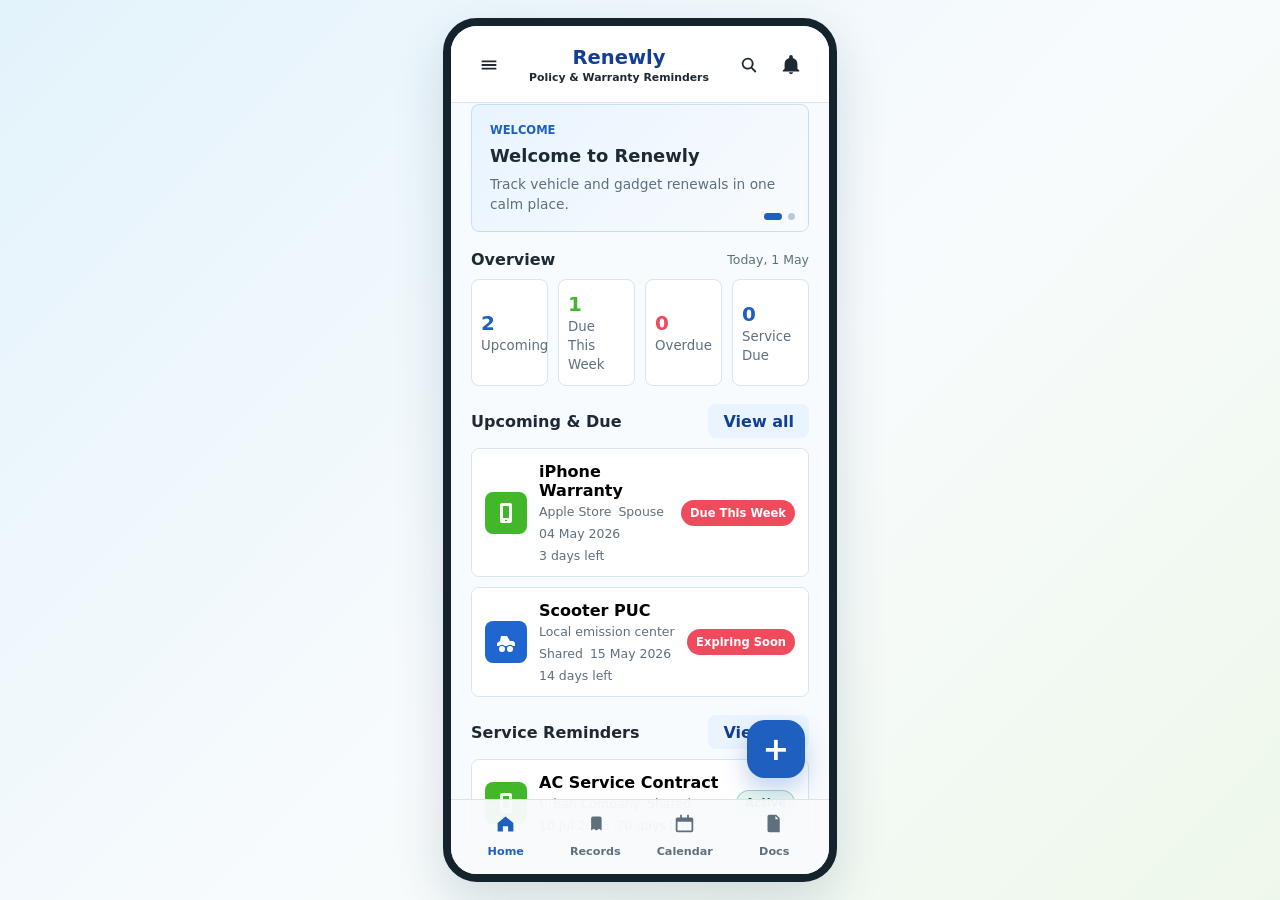
<file: index.html>
<!doctype html>
<html lang="en">
  <head>
    <meta charset="utf-8" />
    <meta name="viewport" content="width=device-width, initial-scale=1" />
    <title>Renewly: Policy & Warranty Reminders</title>
    <link rel="stylesheet" href="styles.css" />
  </head>
  <body>
    <main class="phone-shell" aria-label="Renewly mobile app prototype">
      <section class="app-screen">
        <header class="topbar">
          <button class="header-icon" type="button" data-action="open-settings" aria-label="Open options">
            <svg viewBox="0 0 24 24" aria-hidden="true"><path d="M4 7h16v2H4zm0 4h16v2H4zm0 4h16v2H4z" /></svg>
          </button>
          <div>
            <h1 id="top-title">Renewly</h1>
            <p id="top-subtitle">Policy & Warranty Reminders</p>
          </div>
          <div class="header-actions">
            <button class="header-icon" type="button" data-action="toggle-search" aria-label="Search">
              <svg viewBox="0 0 24 24" aria-hidden="true"><path d="M10.5 4a6.5 6.5 0 0 1 5.14 10.48l4.44 4.44-1.42 1.42-4.44-4.44A6.5 6.5 0 1 1 10.5 4zm0 2a4.5 4.5 0 1 0 0 9 4.5 4.5 0 0 0 0-9z" /></svg>
            </button>
            <button class="header-icon" type="button" data-action="open-notifications" aria-label="Open notifications">
              <svg viewBox="0 0 24 24" aria-hidden="true"><path d="M12 22a2.5 2.5 0 0 0 2.4-2h-4.8A2.5 2.5 0 0 0 12 22zm7-6v-5a7 7 0 0 0-5-6.7V3a2 2 0 0 0-4 0v1.3A7 7 0 0 0 5 11v5l-2 2v1h18v-1z" /></svg>
            </button>
          </div>
        </header>
        <div class="top-search-panel" id="top-search-panel" hidden>
          <label class="search-field">
            <svg viewBox="0 0 24 24" aria-hidden="true"><path d="M10.5 4a6.5 6.5 0 0 1 5.14 10.48l4.44 4.44-1.42 1.42-4.44-4.44A6.5 6.5 0 1 1 10.5 4zm0 2a4.5 4.5 0 1 0 0 9 4.5 4.5 0 0 0 0-9z" /></svg>
            <input id="global-search-input" type="search" placeholder="Search Renewly" />
          </label>
        </div>

        <section class="content active" id="view-home" data-view="home">
          <label class="search-field screen-search">
            <span aria-hidden="true">Search</span>
            <input id="home-search-input" type="search" placeholder="Search home" />
          </label>

          <div class="announcement-carousel" aria-label="Renewly announcements">
            <div class="announcement-track" id="announcement-track">
              <article class="announcement-slide">
                <small>Welcome</small>
                <strong>Welcome to Renewly</strong>
                <span>Track vehicle and gadget renewals in one calm place.</span>
              </article>
              <article class="announcement-slide offer">
                <small>Reminder</small>
                <strong>Keep bills ready</strong>
                <span>Add photos now so renewal time is easier later.</span>
              </article>
            </div>
            <div class="announcement-dots" aria-label="Announcement slides">
              <button class="active" type="button" data-slide-index="0" aria-label="Show welcome slide"></button>
              <button type="button" data-slide-index="1" aria-label="Show reminder slide"></button>
            </div>
          </div>

          <div class="section-heading compact">
            <h2>Overview</h2>
            <small>Today, 1 May</small>
          </div>
          <div class="summary-grid" aria-label="Renewly summary">
            <button type="button" data-summary-filter="upcoming" aria-label="View upcoming records"><span id="summary-upcoming">0</span><small>Upcoming</small></button>
            <button type="button" data-summary-filter="due-week" aria-label="View records due this week"><span id="summary-due-week">0</span><small>Due This Week</small></button>
            <button type="button" data-summary-filter="overdue" aria-label="View overdue records"><span id="summary-overdue">0</span><small>Overdue</small></button>
            <button type="button" data-summary-filter="service" aria-label="View service due records"><span id="summary-service">0</span><small>Service Due</small></button>
          </div>

          <div class="section-heading">
            <h2>Upcoming & Due</h2>
            <button type="button" data-action="show-records">View all</button>
          </div>
          <div class="record-list" id="attention-list"></div>

          <div class="section-heading">
            <h2>Service Reminders</h2>
            <button type="button" data-filter-shortcut="Automobile">View all</button>
          </div>
          <div class="record-list" id="service-list"></div>
        </section>

        <section class="content" id="view-records" data-view="records">
          <div class="toolbar">
            <label class="search-field">
              <span aria-hidden="true">Search</span>
              <input id="search-input" type="search" placeholder="Search records" />
            </label>
            <select id="category-filter" aria-label="Filter records by category">
              <option value="All">All</option>
              <option value="Automobile">Automobiles</option>
              <option value="Electronics">Electronics</option>
            </select>
          </div>
          <div class="record-list" id="record-list"></div>
        </section>

        <section class="content" id="view-calendar" data-view="calendar">
          <label class="search-field screen-search">
            <span aria-hidden="true">Search</span>
            <input id="calendar-search-input" type="search" placeholder="Search calendar" />
          </label>
          <div class="calendar-card">
            <div>
              <p class="eyebrow">May 2026</p>
              <h2>Renewal Calendar</h2>
            </div>
            <div class="calendar-strip" id="calendar-strip"></div>
          </div>
          <div class="section-heading"><h2>Upcoming Timeline</h2></div>
          <div class="timeline" id="timeline-list"></div>
        </section>

        <section class="content" id="view-documents" data-view="documents">
          <label class="search-field screen-search">
            <span aria-hidden="true">Search</span>
            <input id="document-search-input" type="search" placeholder="Search documents" />
          </label>
          <div class="segment-tabs" aria-label="Filter documents">
            <button class="active" type="button" data-document-filter="All">All</button>
            <button type="button" data-document-filter="Automobile">Automobiles</button>
            <button type="button" data-document-filter="Electronics">Electronics</button>
          </div>
          <div class="section-heading">
            <h2>Documents</h2>
            <button type="button" data-action="open-add">Attach new</button>
          </div>
          <div class="document-list" id="document-list"></div>
        </section>

        <section class="content" id="view-settings" data-view="settings">
          <label class="search-field screen-search">
            <span aria-hidden="true">Search</span>
            <input id="settings-search-input" type="search" placeholder="Search settings" />
          </label>
          <div class="settings-group" data-settings-group="reminder defaults 90 days 30 days 7 days 1 day before">
            <h2>Reminder Defaults</h2>
            <label><input type="checkbox" checked data-reminder="90" /> 90 days before</label>
            <label><input type="checkbox" checked data-reminder="30" /> 30 days before</label>
            <label><input type="checkbox" checked data-reminder="7" /> 7 days before</label>
            <label><input type="checkbox" checked data-reminder="1" /> 1 day before</label>
          </div>
          <div class="settings-group" data-settings-group="family labels self spouse child parent shared">
            <h2>Family Labels</h2>
            <div class="chip-row">
              <span>Self</span><span>Spouse</span><span>Child</span><span>Parent</span><span>Shared</span>
            </div>
          </div>
          <div class="settings-group" data-settings-group="privacy backup app lock export reset demo data local first">
            <h2>Privacy & Backup</h2>
            <label><input type="checkbox" id="app-lock-toggle" /> App lock</label>
            <button class="settings-button secondary" type="button" data-action="open-privacy">Privacy policy</button>
            <button class="settings-button" type="button" data-action="export-data">Backup now</button>
            <button class="settings-button muted" type="button" data-action="reset-demo">Reset demo data</button>
            <p class="settings-note" id="settings-note">Local-first data is stored in this browser.</p>
          </div>
          <div class="settings-group" data-settings-group="notifications reminder alerts permission android local notifications">
            <h2>Notification Readiness</h2>
            <label><input type="checkbox" id="notification-ready-toggle" /> Prepare reminder alerts</label>
            <p class="settings-note" id="notification-note">In the Android app, this asks for notification permission and schedules renewal reminders.</p>
          </div>
          <div class="settings-group" data-settings-group="ocr future bill policy warranty card scan">
            <h2>Future OCR</h2>
            <p class="settings-note">OCR is intentionally outside this MVP. For now, attach photos manually and keep records simple.</p>
          </div>
        </section>

        <button class="fab" type="button" data-action="open-add" aria-label="Add record">+</button>

        <nav class="bottom-nav" aria-label="Primary navigation">
          <button class="active" type="button" data-nav="home" aria-label="Home">
            <svg viewBox="0 0 24 24" aria-hidden="true"><path d="M3 11.5 12 4l9 7.5V21h-6v-6H9v6H3z" /></svg>
            <span>Home</span>
          </button>
          <button type="button" data-nav="records" aria-label="Records">
            <svg viewBox="0 0 24 24" aria-hidden="true"><path d="M7 4h10a2 2 0 0 1 2 2v14l-3-2-3 2-3-2-3 2V6a2 2 0 0 1 2-2zm2 5h6v2H9zm0 4h6v2H9z" /></svg>
            <span>Records</span>
          </button>
          <button type="button" data-nav="calendar" aria-label="Calendar">
            <svg viewBox="0 0 24 24" aria-hidden="true"><path d="M7 2h2v3h6V2h2v3h3a2 2 0 0 1 2 2v13a2 2 0 0 1-2 2H4a2 2 0 0 1-2-2V7a2 2 0 0 1 2-2h3zm13 8H4v10h16z" /></svg>
            <span>Calendar</span>
          </button>
          <button type="button" data-nav="documents" aria-label="Documents">
            <svg viewBox="0 0 24 24" aria-hidden="true"><path d="M6 2h8l4 4v16H6a2 2 0 0 1-2-2V4a2 2 0 0 1 2-2zm7 1.5V7h3.5zM8 12h8v2H8zm0 4h8v2H8z" /></svg>
            <span>Docs</span>
          </button>
        </nav>
      </section>
    </main>

    <dialog class="record-dialog" id="record-dialog">
      <form id="record-form" method="dialog">
        <div class="dialog-header">
          <div>
            <p class="eyebrow" id="record-form-mode">New reminder</p>
            <h2 id="record-form-title">Add Record</h2>
          </div>
          <button class="icon-button" type="button" data-action="close-add" aria-label="Close">X</button>
        </div>

        <label>Category
          <select name="category" required>
            <option value="Automobile">Automobile</option>
            <option value="Electronics">Electronics</option>
          </select>
        </label>
        <label>Item name
          <input name="title" required placeholder="Car insurance, iPhone warranty" />
        </label>
        <div class="two-column">
          <label>Type
            <select name="type" required>
              <option>Insurance</option><option>Warranty</option><option>Service</option><option>PUC</option><option>AMC</option>
            </select>
          </label>
          <label>Full name
            <input name="owner" required placeholder="Name as per policy or bill" />
          </label>
        </div>
        <div class="two-column">
          <label>Start date
            <input name="startDate" type="date" required />
          </label>
          <label>Expiry date
            <input name="expiryDate" type="date" required />
          </label>
        </div>
        <label>Provider or seller
          <input name="provider" placeholder="ICICI Lombard, Croma, Apple" />
        </label>
        <div class="two-column">
          <label>Policy / serial no.
            <input name="referenceNumber" placeholder="Policy no., IMEI, serial no." />
          </label>
          <label>Amount / premium
            <input name="amount" inputmode="decimal" placeholder="Example: 12450" />
          </label>
        </div>
        <label>Coverage / value
          <input name="coverageValue" placeholder="IDV, covered value, warranty value" />
        </label>
        <div class="category-fields automobile-fields" data-category-fields="Automobile">
          <div class="two-column">
            <label>Registration no.
              <input name="vehicleNumber" placeholder="MH01AB1234" />
            </label>
            <label>Odometer / service km
              <input name="odometer" inputmode="numeric" placeholder="Example: 45000" />
            </label>
          </div>
        </div>
        <div class="category-fields electronics-fields" data-category-fields="Electronics">
          <div class="two-column">
            <label>Purchase store
              <input name="purchaseStore" placeholder="Croma, Amazon, Apple" />
            </label>
            <label>Warranty type
              <input name="warrantyType" placeholder="Brand, extended, AMC" />
            </label>
          </div>
        </div>
        <label>Document name
          <input name="documentName" placeholder="Bill photo, policy PDF, warranty card" />
        </label>
        <label>Attach photo or file
          <input name="documentFile" type="file" accept="image/*,.pdf" />
        </label>
        <label>Notes
          <textarea name="notes" rows="3" placeholder="Policy number, serial number, service center info"></textarea>
        </label>

        <div class="dialog-actions">
          <button class="ghost-button" type="button" data-action="close-add">Cancel</button>
          <button class="primary-button" type="submit">Save record</button>
        </div>
      </form>
    </dialog>

    <dialog class="record-dialog" id="renewal-dialog">
      <form id="renewal-form" method="dialog">
        <div class="dialog-header">
          <div>
            <p class="eyebrow">Linked renewal</p>
            <h2>Renew Record</h2>
          </div>
          <button class="icon-button" type="button" data-action="close-renewal" aria-label="Close">X</button>
        </div>

        <label>New provider or seller
          <input name="provider" placeholder="Renewal provider" />
        </label>
        <div class="two-column">
          <label>Renewal date
            <input name="renewalDate" type="date" required />
          </label>
          <label>New expiry date
            <input name="expiryDate" type="date" required />
          </label>
        </div>
        <label>Amount paid
          <input name="amount" inputmode="decimal" placeholder="Example: 14500" />
        </label>
        <label>New bill or policy document name
          <input name="documentName" placeholder="Renewal bill, policy PDF, invoice" />
        </label>
        <label>Attach new photo or file
          <input name="documentFile" type="file" accept="image/*,.pdf" />
        </label>
        <label>Renewal notes
          <textarea name="notes" rows="3" placeholder="Coverage changes, plan details, policy number"></textarea>
        </label>

        <div class="dialog-actions">
          <button class="ghost-button" type="button" data-action="close-renewal">Cancel</button>
          <button class="primary-button" type="submit">Save renewal</button>
        </div>
      </form>
    </dialog>

    <dialog class="record-dialog" id="document-dialog">
      <div class="dialog-header">
        <div>
          <p class="eyebrow" id="document-dialog-category">Document</p>
          <h2 id="document-dialog-title">Document Details</h2>
        </div>
        <button class="icon-button" type="button" data-action="close-document" aria-label="Close">X</button>
      </div>
      <div class="document-detail" id="document-detail"></div>
      <div class="dialog-actions">
        <button class="ghost-button" type="button" data-action="close-document">Close</button>
      </div>
    </dialog>

    <dialog class="record-dialog" id="notification-dialog">
      <div class="dialog-header">
        <div>
          <p class="eyebrow">Reminders</p>
          <h2>Upcoming Notifications</h2>
        </div>
        <button class="icon-button" type="button" data-action="close-notifications" aria-label="Close">X</button>
      </div>
      <div class="notification-list" id="notification-list"></div>
      <div class="dialog-actions">
        <button class="ghost-button" type="button" data-action="close-notifications">Close</button>
      </div>
    </dialog>

    <script src="app.js"></script>
  </body>
</html>
</file>
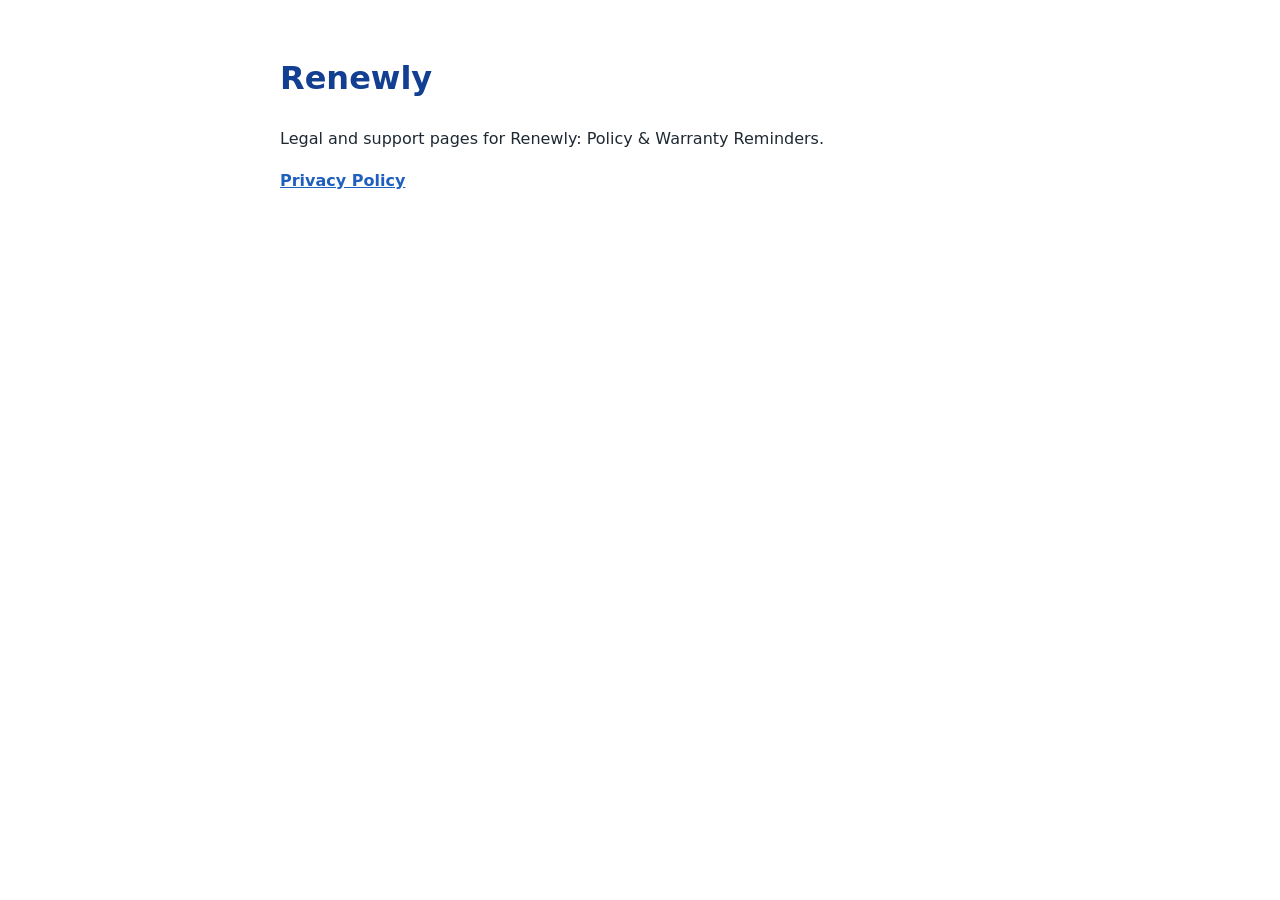
<file: docs/index.html>
<!doctype html>
<html lang="en">
  <head>
    <meta charset="utf-8" />
    <meta name="viewport" content="width=device-width, initial-scale=1" />
    <title>Renewly Legal</title>
    <style>
      body {
        max-width: 720px;
        margin: 0 auto;
        padding: 32px 18px;
        color: #1f2933;
        font-family: system-ui, -apple-system, BlinkMacSystemFont, "Segoe UI", sans-serif;
        line-height: 1.6;
      }

      h1 {
        color: #123f91;
      }

      a {
        color: #1f5fbf;
        font-weight: 700;
      }
    </style>
  </head>
  <body>
    <h1>Renewly</h1>
    <p>Legal and support pages for Renewly: Policy & Warranty Reminders.</p>
    <p><a href="privacy-policy.html">Privacy Policy</a></p>
  </body>
</html>
</file>
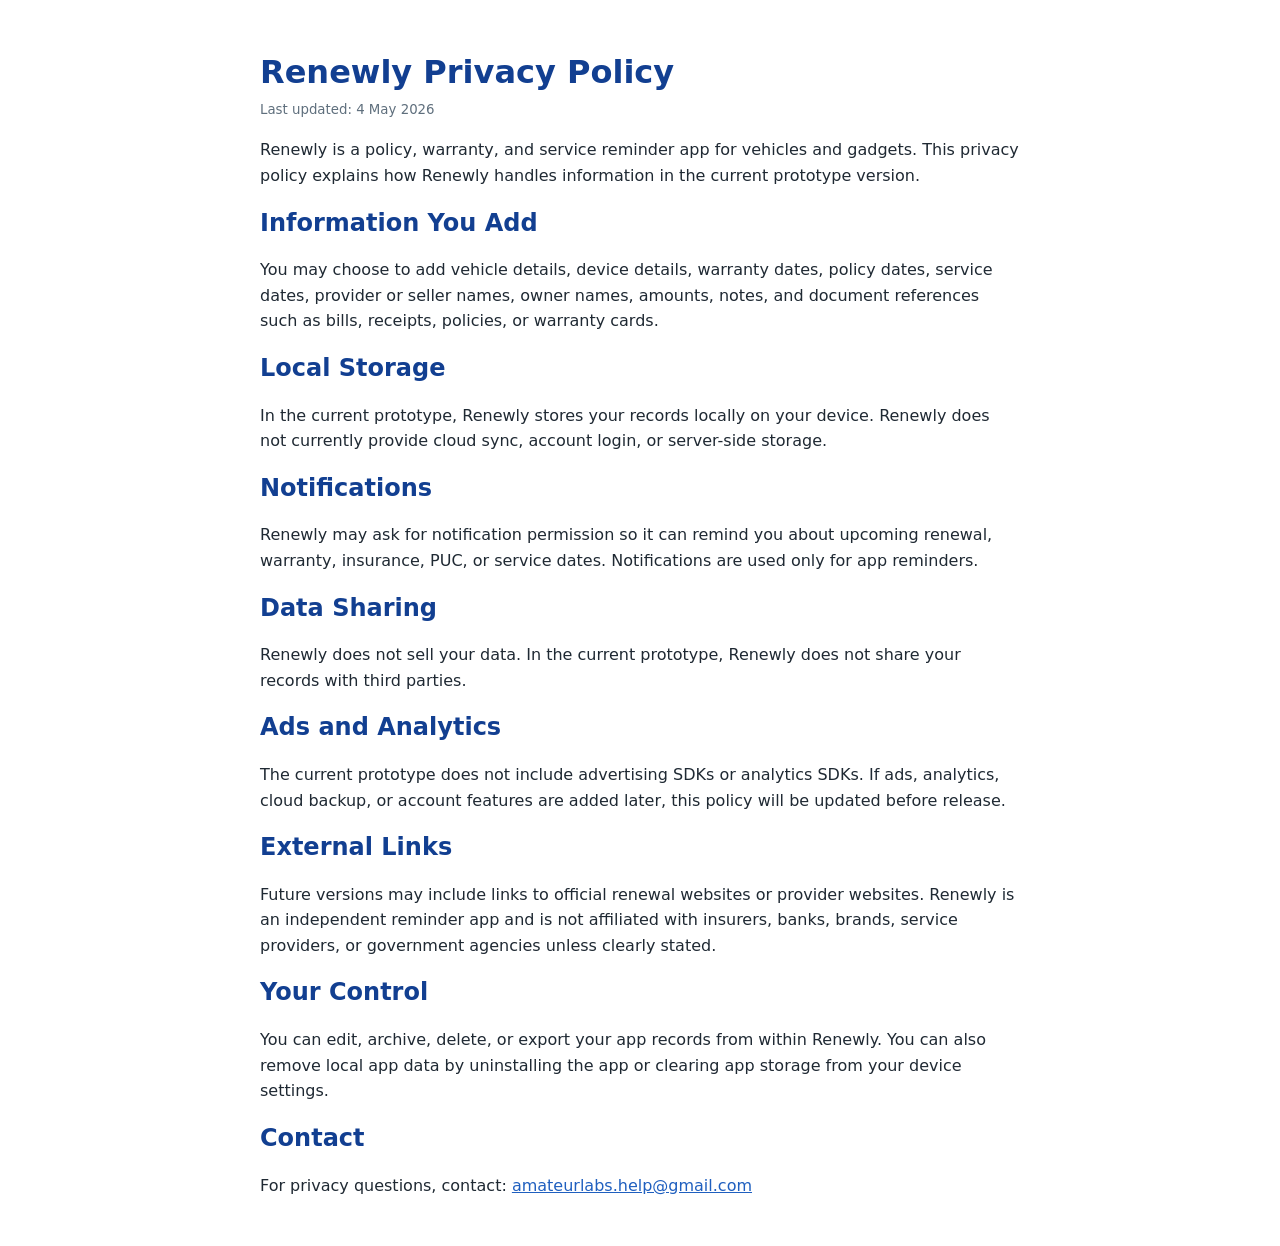
<file: privacy-policy.html>
<!doctype html>
<html lang="en">
  <head>
    <meta charset="utf-8" />
    <meta name="viewport" content="width=device-width, initial-scale=1" />
    <title>Renewly Privacy Policy</title>
    <style>
      body {
        max-width: 760px;
        margin: 0 auto;
        padding: 32px 18px;
        color: #1f2933;
        font-family: system-ui, -apple-system, BlinkMacSystemFont, "Segoe UI", sans-serif;
        line-height: 1.6;
      }

      h1,
      h2 {
        color: #123f91;
        line-height: 1.2;
      }

      h1 {
        margin-bottom: 4px;
      }

      small {
        color: #5f6f7d;
      }

      a {
        color: #1f5fbf;
      }
    </style>
  </head>
  <body>
    <h1>Renewly Privacy Policy</h1>
    <small>Last updated: 4 May 2026</small>

    <p>
      Renewly is a policy, warranty, and service reminder app for vehicles and gadgets. This privacy
      policy explains how Renewly handles information in the current prototype version.
    </p>

    <h2>Information You Add</h2>
    <p>
      You may choose to add vehicle details, device details, warranty dates, policy dates, service dates,
      provider or seller names, owner names, amounts, notes, and document references such as bills,
      receipts, policies, or warranty cards.
    </p>

    <h2>Local Storage</h2>
    <p>
      In the current prototype, Renewly stores your records locally on your device. Renewly does not
      currently provide cloud sync, account login, or server-side storage.
    </p>

    <h2>Notifications</h2>
    <p>
      Renewly may ask for notification permission so it can remind you about upcoming renewal, warranty,
      insurance, PUC, or service dates. Notifications are used only for app reminders.
    </p>

    <h2>Data Sharing</h2>
    <p>
      Renewly does not sell your data. In the current prototype, Renewly does not share your records with
      third parties.
    </p>

    <h2>Ads and Analytics</h2>
    <p>
      The current prototype does not include advertising SDKs or analytics SDKs. If ads, analytics,
      cloud backup, or account features are added later, this policy will be updated before release.
    </p>

    <h2>External Links</h2>
    <p>
      Future versions may include links to official renewal websites or provider websites. Renewly is an
      independent reminder app and is not affiliated with insurers, banks, brands, service providers, or
      government agencies unless clearly stated.
    </p>

    <h2>Your Control</h2>
    <p>
      You can edit, archive, delete, or export your app records from within Renewly. You can also remove
      local app data by uninstalling the app or clearing app storage from your device settings.
    </p>

    <h2>Contact</h2>
    <p>
      For privacy questions, contact: <a href="mailto:amateurlabs.help@gmail.com">amateurlabs.help@gmail.com</a>
    </p>
  </body>
</html>
</file>
<file: styles.css>
:root {
  --bg: #eef7fb;
  --surface: #f8fbfd;
  --panel: #ffffff;
  --ink: #1f2933;
  --muted: #5f6f7d;
  --line: #d8e5ef;
  --brand: #1f5fbf;
  --brand-dark: #123f91;
  --brand-soft: #eaf4ff;
  --marine: #0f5f7a;
  --fresh: #43b72a;
  --fresh-soft: #e9f8e6;
  --auto: #1f66d1;
  --electronics: #43b72a;
  --danger: #ef4b5d;
  --warn: #d47708;
  --ok: #168764;
  --dark: #26313b;
  --shadow: 0 20px 50px rgba(24, 63, 94, 0.16);
}

* {
  box-sizing: border-box;
}

body {
  min-height: 100vh;
  margin: 0;
  overflow-x: hidden;
  display: grid;
  place-items: center;
  background: linear-gradient(135deg, #e3f3fb 0%, #f8fbfd 54%, #eef8ea 100%);
  color: var(--ink);
  font-family: Inter, system-ui, -apple-system, BlinkMacSystemFont, "Segoe UI", sans-serif;
  font-family: system-ui, -apple-system, BlinkMacSystemFont, "Segoe UI", sans-serif;
}

button,
input,
select,
textarea {
  font: inherit;
}

button {
  cursor: pointer;
}

.phone-shell {
  width: min(100vw, 430px);
  min-height: 100vh;
  padding: 18px;
}

.app-screen {
  position: relative;
  display: flex;
  flex-direction: column;
  height: calc(100vh - 36px);
  min-height: 720px;
  overflow: hidden;
  border: 8px solid #15232c;
  border-radius: 34px;
  background: var(--surface);
  box-shadow: var(--shadow);
}

.topbar {
  display: flex;
  align-items: center;
  justify-content: space-between;
  gap: 16px;
  padding: 20px 20px 18px;
  background: var(--panel);
  box-shadow: 0 1px 0 rgba(216, 229, 239, 0.8);
}

.topbar > div:not(.header-actions) {
  min-width: 0;
  text-align: center;
}

#top-title {
  color: var(--brand-dark);
  font-size: 1.22rem;
}

#top-subtitle {
  margin: 2px 0 0;
  color: var(--ink);
  font-size: 0.68rem;
  font-weight: 700;
}

.eyebrow {
  margin: 0 0 4px;
  color: var(--brand);
  font-size: 0.75rem;
  font-weight: 800;
  text-transform: uppercase;
  letter-spacing: 0;
}

h1,
h2,
p {
  margin-top: 0;
}

h1 {
  margin-bottom: 0;
  font-size: 1.3rem;
  line-height: 1.18;
}

h2 {
  margin-bottom: 0;
  font-size: 1rem;
}

.icon-button {
  display: grid;
  width: 42px;
  height: 42px;
  place-items: center;
  border: 1px solid var(--line);
  border-radius: 8px;
  background: var(--panel);
  color: var(--ink);
  font-size: 0.75rem;
  font-weight: 800;
}

.header-actions {
  display: flex;
  align-items: center;
  gap: 6px;
}

.header-icon {
  display: grid;
  width: 36px;
  height: 36px;
  place-items: center;
  border: 0;
  border-radius: 8px;
  background: transparent;
  color: var(--ink);
}

.header-icon svg {
  width: 22px;
  height: 22px;
  fill: currentColor;
}

.top-search-panel {
  padding: 0 20px 12px;
  background: var(--panel);
}

.top-search-panel[hidden] {
  display: none;
}

.top-search-panel .search-field {
  min-height: 42px;
  background: #f4f8fb;
}

.top-search-panel svg,
.search-field svg {
  width: 18px;
  height: 18px;
  flex: 0 0 auto;
  fill: var(--brand);
}

.dialog-actions {
  display: flex;
  gap: 10px;
}

.primary-button,
.ghost-button,
.section-heading button {
  min-height: 42px;
  border: 0;
  border-radius: 8px;
  padding: 0 14px;
  font-weight: 800;
}

.primary-button {
  background: var(--brand);
  color: white;
}

.ghost-button,
.section-heading button {
  background: #eef5f4;
  color: var(--ink);
  border: 1px solid transparent;
}

.content {
  display: none;
  flex: 1 1 auto;
  min-height: 0;
  overflow-y: auto;
  padding: 0 20px 118px;
}

.content.active {
  display: block;
}

.search-field.screen-search {
  display: none;
}

.announcement-carousel {
  position: relative;
  margin: 2px 0 18px;
  overflow: hidden;
  border-radius: 8px;
}

.announcement-track {
  display: flex;
  overflow-x: auto;
  scroll-snap-type: x mandatory;
  scroll-behavior: smooth;
  scrollbar-width: none;
}

.announcement-track::-webkit-scrollbar {
  display: none;
}

.announcement-slide {
  flex: 0 0 100%;
  min-height: 126px;
  scroll-snap-align: start;
  border: 1px solid rgba(31, 95, 191, 0.18);
  border-radius: 8px;
  padding: 18px;
  background: linear-gradient(135deg, #e9f4ff 0%, #f8fbfd 100%);
  color: var(--ink);
}

.announcement-slide.offer {
  background: linear-gradient(135deg, #edf9e8 0%, #f8fbfd 100%);
  border-color: rgba(67, 183, 42, 0.22);
}

.announcement-slide small {
  display: block;
  margin-bottom: 8px;
  color: var(--brand);
  font-size: 0.72rem;
  font-weight: 900;
  text-transform: uppercase;
}

.announcement-slide strong {
  display: block;
  margin-bottom: 8px;
  font-size: 1.12rem;
}

.announcement-slide span {
  color: var(--muted);
  font-size: 0.86rem;
  line-height: 1.35;
}

.announcement-dots {
  position: absolute;
  right: 14px;
  bottom: 12px;
  display: flex;
  gap: 6px;
}

.announcement-dots button {
  width: 7px;
  height: 7px;
  border: 0;
  border-radius: 999px;
  padding: 0;
  background: #b8c9d8;
}

.announcement-dots .active {
  width: 18px;
  background: var(--brand);
}

.section-heading.compact {
  margin-top: 0;
}

.section-heading small {
  color: var(--muted);
  font-size: 0.78rem;
}

.summary-grid {
  display: grid;
  grid-template-columns: repeat(4, 1fr);
  gap: 10px;
  margin-bottom: 18px;
}

.summary-grid button {
  min-width: 0;
  min-height: 74px;
  padding: 12px 9px;
  border: 1px solid var(--line);
  border-radius: 8px;
  background: var(--panel);
  color: var(--ink);
  text-align: left;
}

.summary-grid button:active {
  transform: translateY(1px);
}

.summary-grid button:nth-child(1) span,
.summary-grid button:nth-child(4) span {
  color: var(--brand);
}

.summary-grid button:nth-child(2) span {
  color: var(--fresh);
}

.summary-grid button:nth-child(3) span {
  color: var(--danger);
}

.summary-grid span {
  display: block;
  font-size: 1.25rem;
  font-weight: 800;
}

.summary-grid small,
.record-meta,
.document-card small,
.category-tile small,
.timeline small {
  color: var(--muted);
}

.section-heading {
  display: flex;
  align-items: center;
  justify-content: space-between;
  gap: 12px;
  margin: 18px 0 10px;
}

.section-heading button {
  min-height: 34px;
  background: var(--brand-soft);
  color: var(--brand-dark);
  border-color: transparent;
}

.record-list,
.document-list,
.timeline {
  display: grid;
  gap: 10px;
}

.record-wrap,
.record-card,
.document-card,
.settings-group,
.calendar-card {
  border: 1px solid var(--line);
  border-radius: 8px;
  background: var(--panel);
}

.record-wrap {
  overflow: hidden;
}

.record-wrap.expanded {
  border-color: rgba(22, 135, 100, 0.45);
  box-shadow: 0 10px 24px rgba(15, 60, 75, 0.08);
}

.record-card {
  display: grid;
  grid-template-columns: auto 1fr auto;
  align-items: center;
  gap: 12px;
  padding: 13px;
  width: 100%;
  border: 0;
  border-radius: 0;
  text-align: left;
}

.record-icon {
  display: grid;
  width: 42px;
  height: 42px;
  place-items: center;
  border-radius: 8px;
  color: white;
}

.record-icon svg {
  width: 24px;
  height: 24px;
  fill: currentColor;
}

.record-icon.auto {
  background: var(--auto);
}

.record-icon.electronics {
  background: var(--electronics);
}

.record-card strong {
  display: block;
  margin-bottom: 4px;
}

.record-meta {
  display: flex;
  flex-wrap: wrap;
  gap: 7px;
  font-size: 0.78rem;
}

.status {
  border-radius: 999px;
  padding: 5px 8px;
  color: white;
  font-size: 0.72rem;
  font-weight: 800;
  white-space: nowrap;
}

.status.active {
  border: 1px solid rgba(22, 135, 100, 0.32);
  background: #e8f6ef;
  color: #0b7550;
}

.status.soon,
.status.service {
  border: 1px solid rgba(239, 75, 93, 0.32);
  background: var(--danger);
  color: white;
}

.status.expired {
  border: 1px solid rgba(239, 75, 93, 0.32);
  background: #fff0f2;
  color: #c92f40;
}

.status.archived {
  background: #667085;
}

.inline-detail {
  display: grid;
  gap: 12px;
  border-top: 1px solid var(--line);
  padding: 13px;
  background: #f8fbfa;
}

.detail-grid {
  display: grid;
  grid-template-columns: 1fr 1fr;
  gap: 8px;
}

.detail-grid div {
  min-width: 0;
  border-radius: 8px;
  padding: 10px;
  background: #eef5f4;
}

.detail-grid .wide {
  grid-column: 1 / -1;
}

.detail-grid span {
  display: block;
  margin-bottom: 3px;
  color: var(--muted);
  font-size: 0.68rem;
  font-weight: 900;
  text-transform: uppercase;
}

.detail-grid strong {
  display: block;
  overflow-wrap: anywhere;
  font-size: 0.82rem;
}

.inline-actions {
  display: grid;
  grid-template-columns: repeat(2, minmax(0, 1fr));
  gap: 8px;
}

.inline-actions button {
  min-height: 40px;
  border: 0;
  border-radius: 8px;
  background: #e9f1f3;
  color: var(--ink);
  font-weight: 900;
}

.inline-actions .primary-inline {
  grid-column: 1 / -1;
  background: var(--brand);
  color: white;
}

.comparison-note {
  border-radius: 8px;
  padding: 11px;
  background: #eef5f4;
  color: var(--muted);
  font-size: 0.82rem;
  font-weight: 700;
}

.renewal-history {
  display: grid;
  gap: 8px;
}

.renewal-history > strong {
  font-size: 0.86rem;
}

.renewal-history article {
  display: grid;
  gap: 3px;
  border-radius: 8px;
  padding: 10px;
  background: #eef5f4;
}

.renewal-history span,
.renewal-history small {
  color: var(--muted);
  font-size: 0.76rem;
}

.category-grid {
  display: grid;
  grid-template-columns: repeat(2, 1fr);
  gap: 10px;
}

.category-tile {
  min-height: 118px;
  border: 1px solid var(--line);
  border-radius: 8px;
  padding: 14px;
  background: var(--panel);
  color: var(--ink);
  text-align: left;
}

.category-tile span {
  display: block;
  margin-bottom: 12px;
  font-size: 0.82rem;
  font-weight: 900;
}

.category-tile strong,
.category-tile small {
  display: block;
}

.toolbar {
  display: grid;
  grid-template-columns: 1fr;
  gap: 10px;
  margin-bottom: 14px;
}

.toolbar .search-field {
  display: none;
}

.segment-tabs {
  display: grid;
  grid-template-columns: repeat(3, 1fr);
  gap: 0;
  margin-bottom: 14px;
  border-bottom: 1px solid var(--line);
}

.segment-tabs button {
  min-height: 44px;
  border: 0;
  border-bottom: 2px solid transparent;
  background: transparent;
  color: var(--muted);
  font-size: 0.8rem;
  font-weight: 800;
}

.segment-tabs .active {
  border-bottom-color: var(--brand);
  color: var(--brand-dark);
}

.search-field {
  display: flex;
  align-items: center;
  gap: 8px;
  min-width: 0;
  border: 1px solid var(--line);
  border-radius: 8px;
  padding: 0 12px;
  background: var(--panel);
}

.search-field input,
.toolbar select,
.record-dialog input,
.record-dialog select,
.record-dialog textarea {
  width: 100%;
  min-height: 42px;
  border: 1px solid var(--line);
  border-radius: 8px;
  padding: 0 12px;
  background: white;
  color: var(--ink);
}

.search-field input {
  border: 0;
  padding: 0;
  outline: 0;
}

.search-field span {
  color: var(--muted);
  font-size: 0.75rem;
  font-weight: 800;
}

.calendar-card {
  padding: 16px;
}

.calendar-strip {
  display: grid;
  grid-template-columns: repeat(7, 1fr);
  gap: 5px;
  margin-top: 14px;
}

.calendar-strip span {
  display: grid;
  min-height: 34px;
  place-items: center;
  border-radius: 8px;
  background: #eef5f4;
  color: var(--muted);
  font-weight: 800;
}

.calendar-strip .marked {
  background: var(--brand-soft);
  color: var(--brand-dark);
}

.timeline-item {
  display: grid;
  grid-template-columns: 56px 1fr;
  gap: 12px;
  width: 100%;
  padding: 13px;
  border: 1px solid var(--line);
  border-radius: 8px;
  background: var(--panel);
  color: var(--ink);
  text-align: left;
}

.timeline-date {
  display: grid;
  min-height: 48px;
  place-items: center;
  border-radius: 8px;
  background: #eef5f4;
  font-weight: 800;
}

.document-card {
  width: 100%;
  padding: 14px;
  text-align: left;
}

.document-card strong,
.document-card small {
  display: block;
}

.document-detail {
  display: grid;
  gap: 12px;
  padding: 18px;
  min-height: 0;
  overflow-y: auto;
}

.document-group {
  overflow: hidden;
  border: 1px solid var(--line);
  border-radius: 8px;
  background: var(--panel);
}

.document-group + .document-group {
  margin-top: 12px;
}

.document-group-header {
  display: grid;
  grid-template-columns: auto 1fr auto;
  align-items: center;
  gap: 12px;
  padding: 14px;
  border-bottom: 1px solid var(--line);
}

.document-group-header strong,
.document-group-header small {
  display: block;
}

.document-group-header small {
  color: var(--muted);
  font-size: 0.78rem;
}

.document-group-header > span:last-child {
  color: var(--ink);
  font-size: 1rem;
  font-weight: 900;
}

.document-row {
  display: grid;
  grid-template-columns: 54px 1fr auto;
  align-items: center;
  gap: 12px;
  width: 100%;
  min-height: 76px;
  border: 0;
  border-bottom: 1px solid var(--line);
  padding: 10px 14px;
  background: var(--panel);
  color: var(--ink);
  text-align: left;
}

.document-row:last-child {
  border-bottom: 0;
}

.document-row strong,
.document-row small {
  display: block;
}

.document-row small {
  color: var(--muted);
  font-size: 0.78rem;
  line-height: 1.35;
}

.document-row > span:last-child {
  color: var(--muted);
  font-weight: 900;
}

.doc-thumb {
  display: grid;
  width: 54px;
  height: 54px;
  place-items: center;
  overflow: hidden;
  border: 1px solid var(--line);
  border-radius: 8px;
  background: #f4f8fb;
  color: var(--danger);
  font-size: 0.72rem;
  font-weight: 900;
}

.doc-thumb img {
  width: 100%;
  height: 100%;
  object-fit: cover;
}

.document-preview {
  display: grid;
  gap: 8px;
  place-items: center;
  min-height: 156px;
  border: 1px dashed #abc0c7;
  border-radius: 8px;
  padding: 18px;
  background: #f3f8f7;
  text-align: center;
}

.document-preview span {
  display: grid;
  width: 58px;
  height: 58px;
  place-items: center;
  border-radius: 8px;
  background: var(--brand);
  color: white;
  font-weight: 900;
}

.document-preview img {
  display: block;
  width: 100%;
  max-height: 260px;
  object-fit: contain;
  border-radius: 8px;
  background: white;
}

.document-preview small {
  color: var(--muted);
  line-height: 1.4;
}

.notification-list {
  display: grid;
  gap: 10px;
  padding: 18px;
}

.notification-item {
  display: grid;
  grid-template-columns: auto 1fr auto;
  align-items: center;
  gap: 12px;
  width: 100%;
  border: 1px solid var(--line);
  border-radius: 8px;
  padding: 12px;
  background: var(--panel);
  color: var(--ink);
  text-align: left;
}

.notification-item strong,
.notification-item small {
  display: block;
}

.notification-item small {
  color: var(--muted);
  font-size: 0.76rem;
  line-height: 1.35;
}

.settings-group {
  display: grid;
  gap: 12px;
  margin-bottom: 12px;
  padding: 16px;
}

.settings-group label {
  display: flex;
  align-items: center;
  gap: 10px;
}

.settings-button {
  min-height: 42px;
  border: 0;
  border-radius: 8px;
  background: var(--brand);
  color: white;
  font-weight: 800;
}

.settings-button.muted {
  background: #e9f1f3;
  color: var(--ink);
}

.settings-button.secondary {
  background: var(--brand-soft);
  color: var(--brand-dark);
}

.settings-note {
  margin-bottom: 0;
  color: var(--muted);
  font-size: 0.82rem;
  line-height: 1.4;
}

.category-fields[hidden] {
  display: none;
}

.chip-row {
  display: flex;
  flex-wrap: wrap;
  gap: 8px;
}

.chip-row span {
  border-radius: 999px;
  padding: 7px 10px;
  background: var(--brand-soft);
  color: var(--brand-dark);
  font-size: 0.82rem;
  font-weight: 800;
}

.fab {
  position: absolute;
  right: 24px;
  bottom: 96px;
  display: grid;
  width: 58px;
  height: 58px;
  place-items: center;
  border: 0;
  border-radius: 18px;
  background: var(--brand);
  color: white;
  box-shadow: 0 12px 24px rgba(31, 95, 191, 0.28);
  font-size: 2rem;
  font-weight: 600;
}

.bottom-nav {
  position: absolute;
  inset-inline: 0;
  bottom: 0;
  display: grid;
  grid-template-columns: repeat(4, 1fr);
  gap: 4px;
  border-top: 1px solid var(--line);
  padding: 8px 12px 12px;
  background: rgba(248, 250, 251, 0.96);
}

.bottom-nav button {
  display: grid;
  gap: 4px;
  min-height: 54px;
  place-items: center;
  border: 0;
  border-radius: 8px;
  background: transparent;
  color: var(--muted);
  font-size: 0.72rem;
  font-weight: 800;
}

.bottom-nav svg {
  width: 21px;
  height: 21px;
  fill: currentColor;
}

.bottom-nav span {
  font-size: 0.7rem;
  font-weight: 900;
}

.bottom-nav .active {
  background: transparent;
  color: var(--brand);
}

.record-dialog {
  width: min(92vw, 390px);
  max-height: calc(100dvh - 28px);
  border: 0;
  border-radius: 16px;
  padding: 0;
  background: var(--panel);
  color: var(--ink);
  box-shadow: var(--shadow);
  overflow-y: auto;
  overscroll-behavior: contain;
}

#document-dialog[open],
#notification-dialog[open] {
  display: flex;
  flex-direction: column;
  overflow: hidden;
}

.record-dialog::backdrop {
  background: rgba(14, 24, 34, 0.48);
}

.record-dialog form {
  display: grid;
  gap: 14px;
}

.record-dialog form {
  padding: 18px;
}

.dialog-header {
  display: flex;
  align-items: flex-start;
  justify-content: space-between;
  gap: 12px;
}

.record-dialog > .dialog-header {
  padding: 18px 18px 0;
}

.record-dialog label {
  display: grid;
  gap: 6px;
  color: var(--muted);
  font-size: 0.82rem;
  font-weight: 800;
}

.record-dialog textarea {
  min-height: 82px;
  padding-block: 10px;
  resize: vertical;
}

.two-column {
  display: grid;
  grid-template-columns: 1fr 1fr;
  gap: 10px;
}

.dialog-actions {
  justify-content: flex-end;
}

.dialog-actions.wrap {
  flex-wrap: wrap;
  justify-content: stretch;
}

.dialog-actions.wrap button {
  flex: 1 1 auto;
}

.dialog-actions .ghost-button {
  background: #eef5f4;
  color: var(--ink);
  border-color: transparent;
}

.detail-body {
  display: grid;
  gap: 12px;
}

.detail-line {
  display: grid;
  gap: 4px;
  padding: 12px;
  border-radius: 8px;
  background: #eef5f4;
}

.detail-line span {
  color: var(--muted);
  font-size: 0.75rem;
  font-weight: 800;
  text-transform: uppercase;
}

.empty-state {
  padding: 18px;
  border: 1px dashed #adc0c7;
  border-radius: 8px;
  color: var(--muted);
  text-align: center;
}

.action-empty {
  display: grid;
  gap: 10px;
  justify-items: center;
  background: var(--panel);
}

.action-empty strong {
  color: var(--ink);
}

.action-empty span {
  max-width: 280px;
  font-size: 0.86rem;
  line-height: 1.4;
}

@media (max-width: 520px) {
  body {
    display: block;
    background: var(--surface);
  }

  .phone-shell {
    width: 100%;
    min-height: 100vh;
    padding: 0;
  }

  .app-screen {
    height: 100dvh;
    min-height: 100dvh;
    border: 0;
    border-radius: 0;
    box-shadow: none;
  }

  .topbar {
    padding-top: 16px;
  }

  .record-dialog {
    width: calc(100vw - 20px);
    max-width: calc(100vw - 20px);
    max-height: calc(100dvh - 20px);
    margin: auto 0 0;
    border-radius: 18px 18px 0 0;
  }

  #document-dialog,
  #notification-dialog {
    margin: auto;
    border-radius: 16px;
  }

  .record-dialog form {
    padding: 16px 14px 20px;
  }

  .dialog-header {
    position: sticky;
    top: 0;
    z-index: 2;
    margin: -16px -14px 0;
    padding: 16px 14px 10px;
    background: var(--panel);
    border-bottom: 1px solid var(--line);
  }

  .dialog-actions {
    position: sticky;
    bottom: 0;
    z-index: 2;
    margin: 0 -14px -20px;
    padding: 12px 14px 20px;
    background: var(--panel);
    border-top: 1px solid var(--line);
  }

  #document-dialog .dialog-header,
  #notification-dialog .dialog-header {
    margin: 0;
    padding: 14px 14px 10px;
  }

  #document-dialog .dialog-actions,
  #notification-dialog .dialog-actions {
    margin: 0;
    padding: 10px 14px 14px;
  }

  .document-detail,
  .notification-list {
    padding: 14px;
  }

  .document-preview {
    min-height: 132px;
    padding: 14px;
  }

  .dialog-actions.wrap button {
    min-width: 88px;
  }
}
</file>
